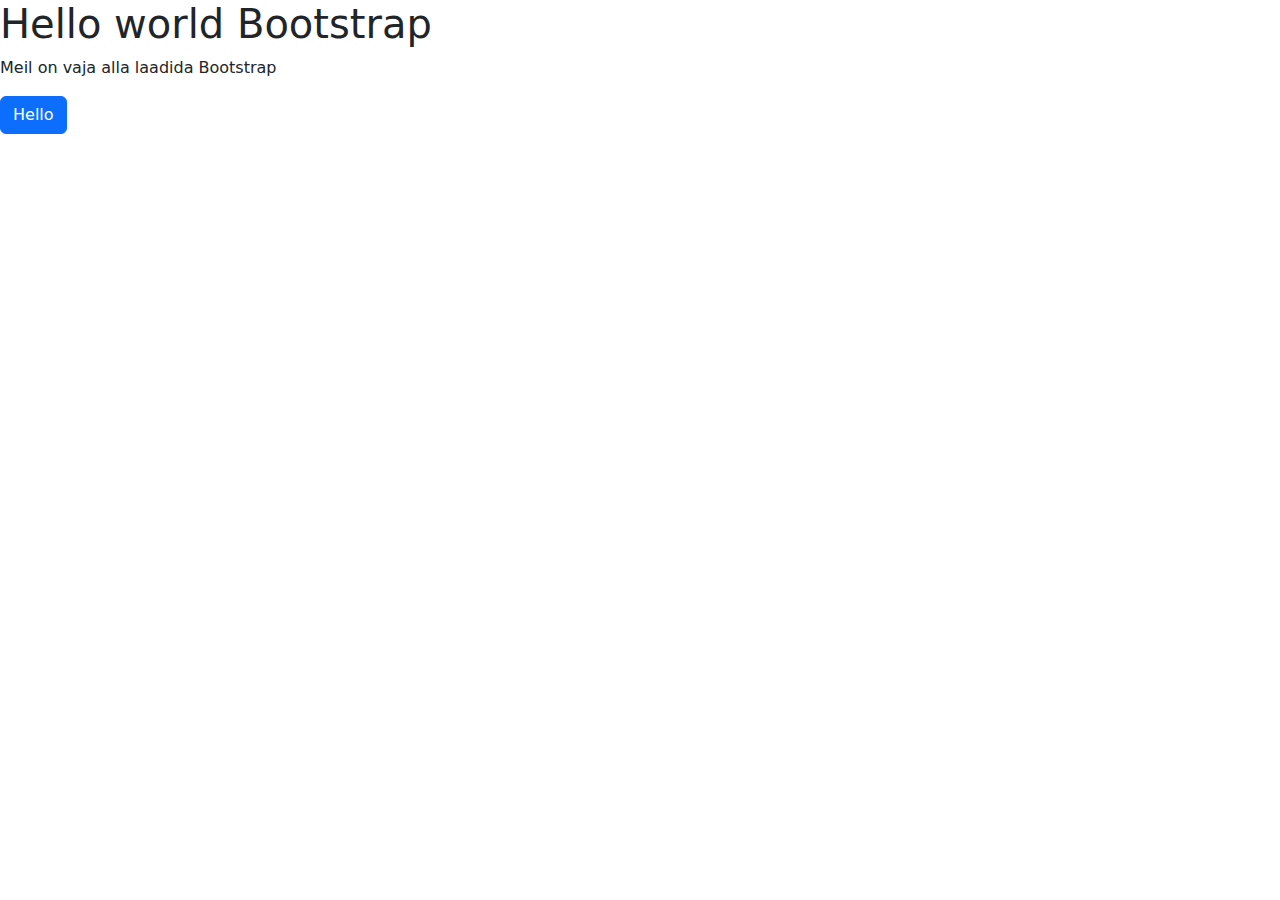
<file: Bootstrap/index.html>
<!DOCTYPE html>
<html lang="en">
<head>
    <meta charset="UTF-8">
    <meta name="viewport" content="width=device-width, initial-scale=1.0">
    <title>Document</title>
    <link rel="stylesheet" href="node_modules/bootstrap/dist/css/bootstrap.min.css">
</head>
<body>
    <h1>Hello world Bootstrap</h1>

    <p>Meil on vaja alla laadida Bootstrap</p>
    <button class="btn btn-primary">Hello</button>
</body>
</html>
</file>
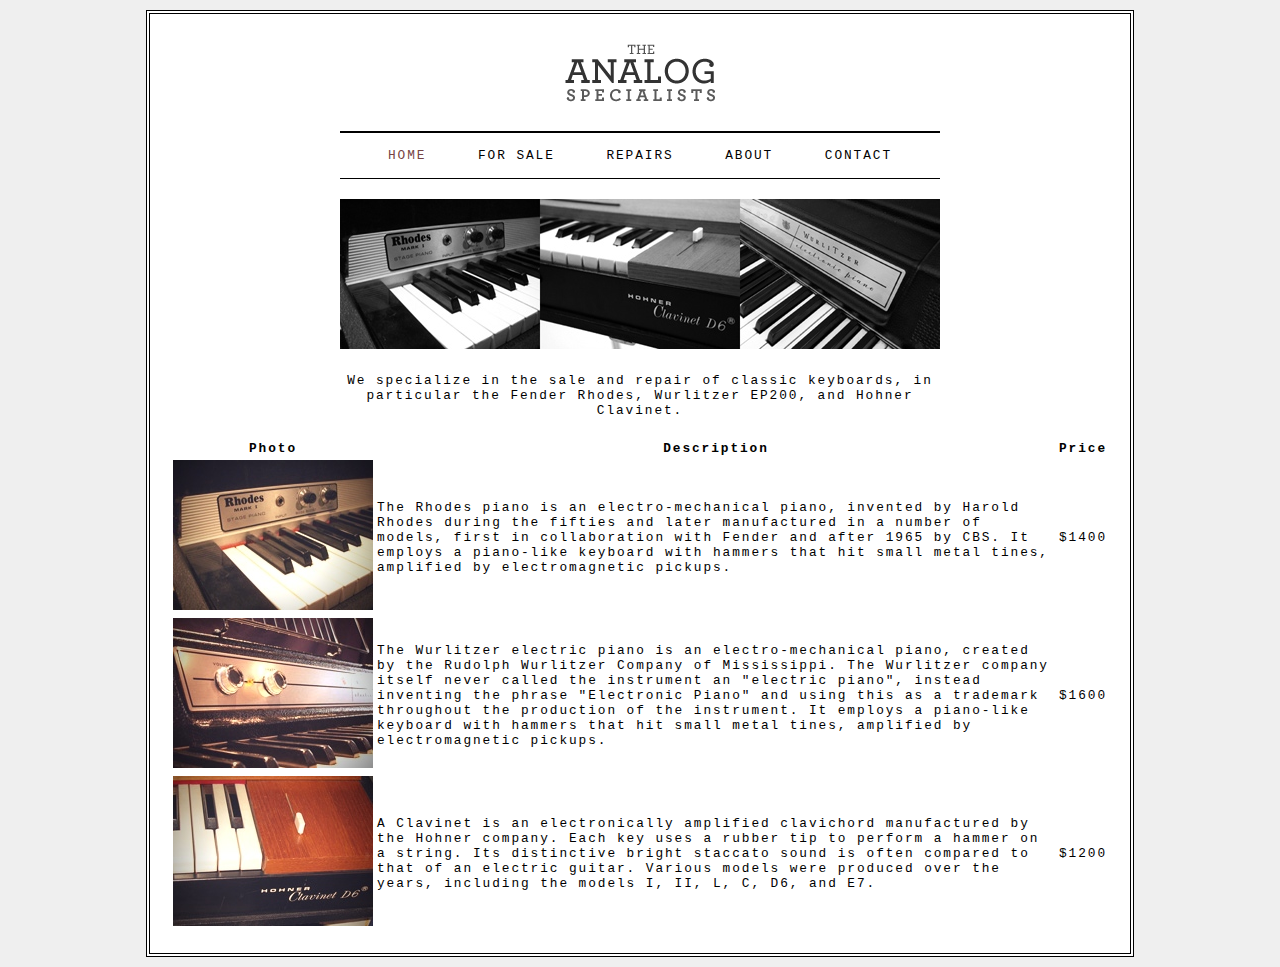
<file: HTMLandCSS/chapter2/index.html>
<!DOCTYPE html>
<html lang="en">
<head>
    <meta charset="UTF-8">
    <meta name="viewport" content="width=device-width, initial-scale=1.0">
    <title>Boxes</title>
    <style>
        body {
            font-size: 80%;
            font-family: 'Courier New', Courier, monospace;
            letter-spacing: 0.15em;
            background-color: #efefef;
        }
        #page {
            max-width: 940px;
            min-width: 720px;
            margin: 10px auto 10px auto;
            padding: 20px;
            border: 4px double #000;
            background-color: #ffffff;
        }
        #logo {
            width: 150px;
            margin: 10px auto 25px auto;
        }
        ul {
            width: 570px;
            padding: 15px;
            margin: 0px auto 0px auto;
            border-top: 2px solid #000;
            border-bottom: 1px solid #000;
            text-align: center;
        }
        li {
            display: inline;
            margin: 0px 3px;
        }
        p {
            text-align: center;
            width: 600px;
            margin: 20px auto 20px auto;
            font-weight: normal;
        }
        a {
            color: #000000;
            text-transform: uppercase;
            text-decoration: none;
            padding: 6px 18px 5px 18px;
        }
        a:hover, a.on {
            color: #764343;
            background-color: #ffffff;
        }
    </style>
</head>
<body>
    <div id="page">
        <div id="logo">
            <img src="images/logo.gif" alt="The Analog Specialists">
        </div>
        <ul id="navigation">
            <li><a href="#" class="on">Home</a></li>
            <li><a href="#">For Sale</a></li>
            <li><a href="#">Repairs</a></li>
            <li><a href="#">About</a></li>
            <li><a href="#">Contact</a></li>
        </ul>
        <p>
            <img src="images/keys.jpg" alt="Fender Rhodes, Hohner Clavinet and Wurlitzer EP200">
        </p>
        <p>
            We specialize in the sale and repair of classic keyboards,
            in particular the Fender Rhodes, Wurlitzer EP200,
            and Hohner Clavinet.
        </p>
        <table>
            <tr>
                <th>Photo</th>
                <th>Description</th>
                <th>Price</th>
            </tr>
            <tr>
                <td><img src="images/rhodes.jpg" width="200" height="150" alt="Fender Rhodes" /></td>
                <td class="description">The Rhodes piano is an electro-mechanical piano, invented by Harold Rhodes during the fifties and later manufactured in a number of models, first in collaboration with Fender and after 1965 by CBS. It employs a piano-like keyboard with hammers that hit small metal tines, amplified by electromagnetic pickups.</td>
                <td>$1400</td>
            </tr>
            <tr>
                <td><img src="images/wurlitzer.jpg" width="200" height="150" alt="Wurlitzer EP200" /></td>
                <td class="description">The Wurlitzer electric piano is an electro-mechanical piano, created by the Rudolph Wurlitzer Company of Mississippi. The Wurlitzer company itself never called the instrument an "electric piano", instead inventing the phrase "Electronic Piano" and using this as a trademark throughout the production of the instrument. It employs a piano-like keyboard with hammers that hit small metal tines, amplified by electromagnetic pickups.</td>
                <td>$1600</td>
            </tr>
            <tr>
                <td><img src="images/clavinet.jpg" width="200" height="150" alt="Hohner Clavinet D6" /></td>
                <td class="description">A Clavinet is an electronically amplified clavichord manufactured by the Hohner company. Each key uses a rubber tip to perform a hammer on a string. Its distinctive bright staccato sound is often compared to that of an electric guitar. Various models were produced over the years, including the models I, II, L, C, D6, and E7.</td>
                <td>$1200</td>
            </tr>
        </table>
    </div>
</body>
</html>
</file>
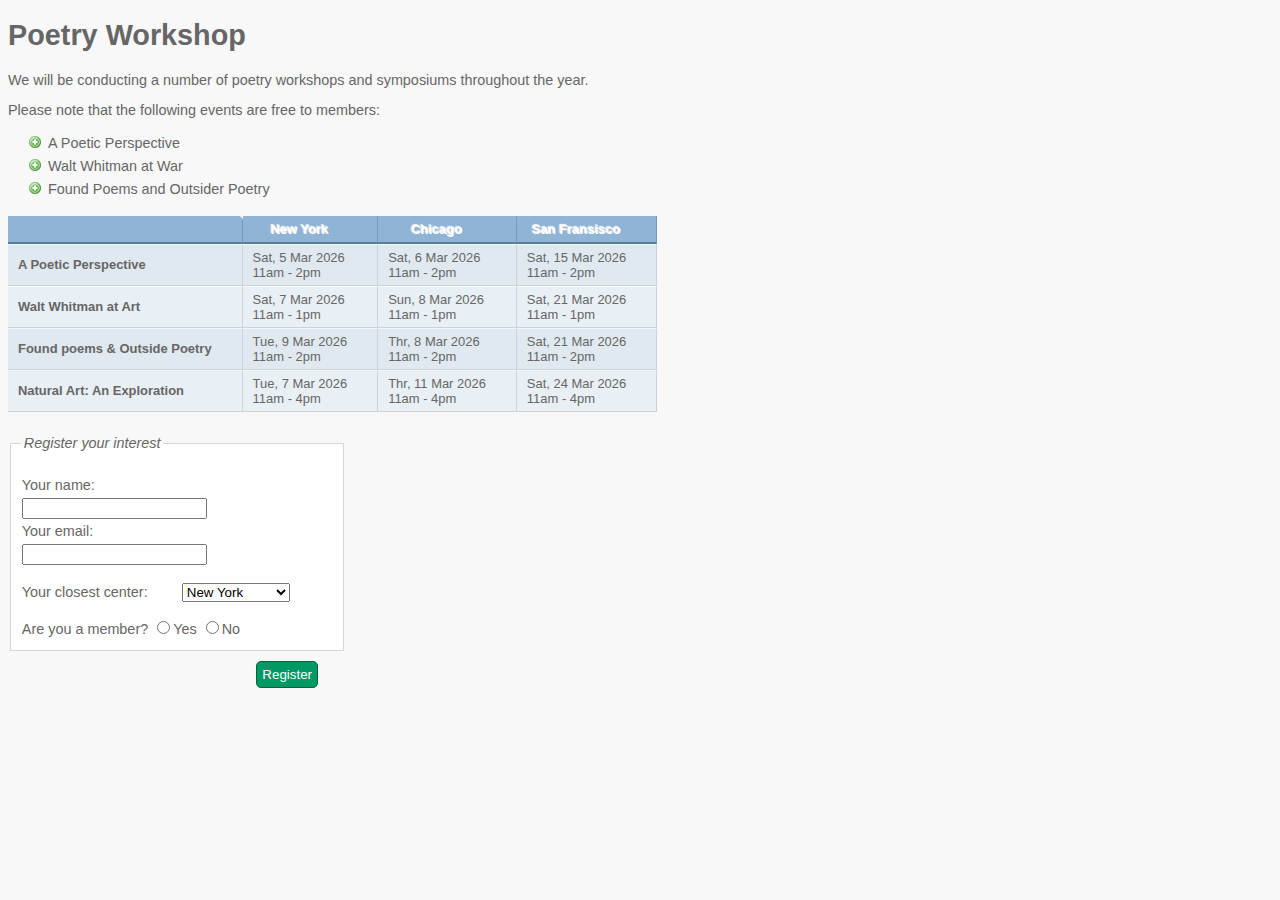
<file: HTMLandCSS/chapter3/index.html>
<!DOCTYPE html>
<html lang="en">
<head>
    <meta charset="UTF-8">
    <meta name="viewport" content="width=device-width, initial-scale=1.0">
    <title>List, Tables and Forms</title>
    <link rel="stylesheet" href="css/example.css">
</head>
<body>
    <h1>Poetry Workshop</h1>
    <p>
        We will be conducting a number of poetry workshops
        and symposiums throughout the year.
    </p>
    <p>
        Please note that the following events are free to members:
    </p>
    <ul>
        <li>A Poetic Perspective</li>
        <li>Walt Whitman at War</li>
        <li>Found Poems and Outsider Poetry</li>
    </ul>
    <table>
        <tr class="head">
            <th></th>
            <th>New York</th>
            <th>Chicago</th>
            <th>San Fransisco</th>
        </tr>
        <tr>
            <th>A Poetic Perspective</th>
            <td>Sat, 5 Mar 2026 <br>11am - 2pm</td>
            <td>Sat, 6 Mar 2026 <br>11am - 2pm</td>
            <td>Sat, 15 Mar 2026 <br>11am - 2pm</td>
        </tr>
        <tr class="even">
            <th>Walt Whitman at Art</th>
            <td>Sat, 7 Mar 2026 <br>11am - 1pm</td>
            <td>Sun, 8 Mar 2026 <br>11am - 1pm</td>
            <td>Sat, 21 Mar 2026 <br>11am - 1pm</td>
        </tr>
        <tr>
            <th>Found poems &amp; Outside Poetry</th>
            <td>Tue, 9 Mar 2026 <br>11am - 2pm</td>
            <td>Thr, 8 Mar 2026 <br>11am - 2pm</td>
            <td>Sat, 21 Mar 2026 <br>11am - 2pm</td>
        </tr>
        <tr class="even">
            <th>Natural Art: An Exploration</th>
            <td>Tue, 7 Mar 2026 <br>11am - 4pm</td>
            <td>Thr, 11 Mar 2026 <br>11am - 4pm</td>
            <td>Sat, 24 Mar 2026 <br>11am - 4pm</td>
        </tr>
    </table>
    <form action="" method="post">
        <fieldset>
            <legend>Register your interest</legend>
            <p>
                <label for="name" class="title">Your name:</label>
                <input type="text" name="name" id="name"><br>
                <label for="email" class="title">Your email:</label>
                <input type="text" name="email" id="email"><br>
            </p>
            <p>
                <label for="location" class="title">Your closest center:</label>
                <select name="location" id="location">
                    <option value="ny">New York</option>
                    <option value="il">Chicago</option>
                    <option value="ca">San Fransisco</option>
                </select>
            </p>
            <span>Are you a member?</span>
            <label> <input type="radio" name="member" value="yes" />Yes</label>
            <label> <input type="radio" name="member" value="no" />No</label>
        </fieldset>
        <div class="submit"><input type="submit" value="Register"></div>
    </form>
</body>
</html>
</file>
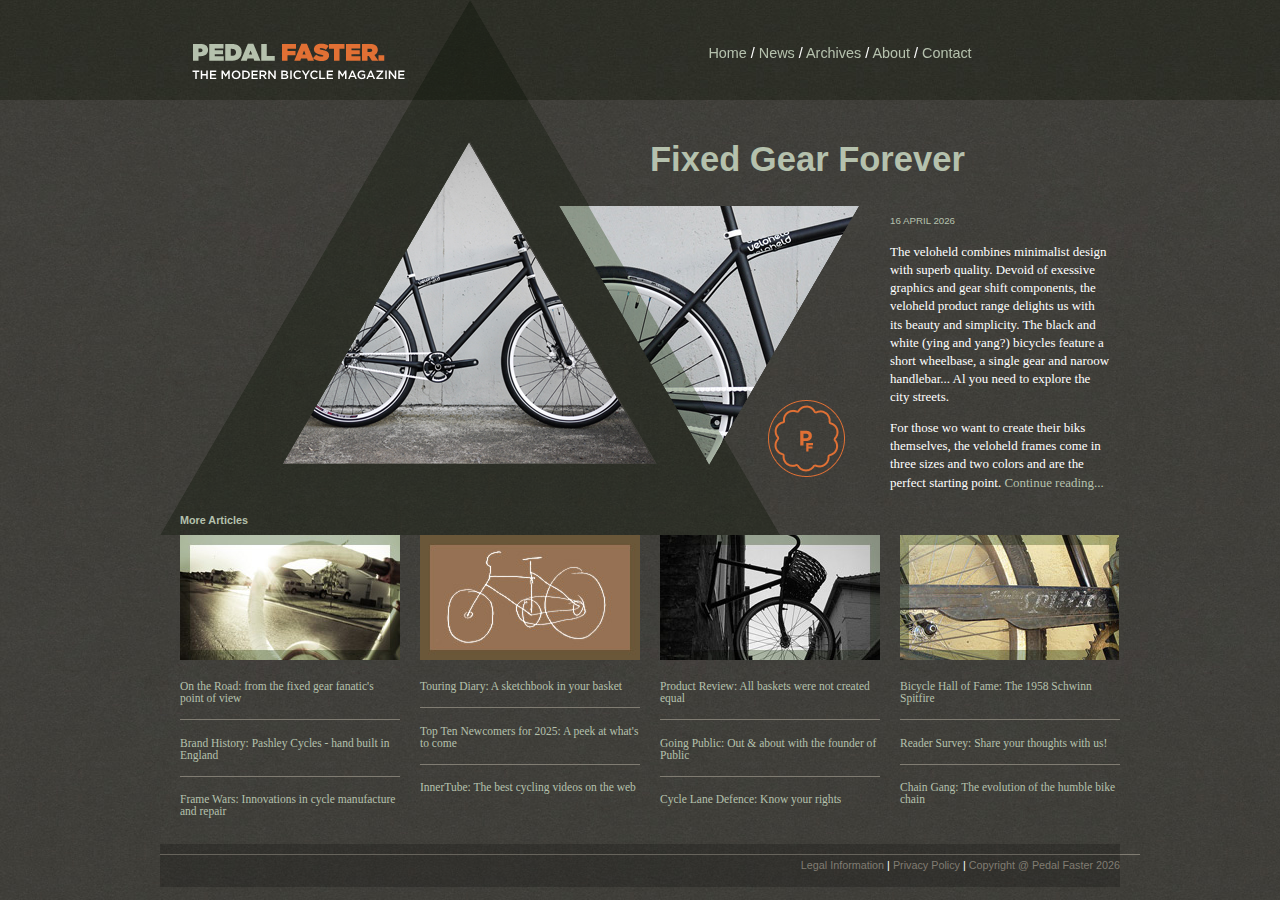
<file: HTMLandCSS/chapter4/index.html>
<!DOCTYPE html>
<html lang="en">
<head>
    <meta charset="UTF-8">
    <meta name="viewport" content="width=device-width, initial-scale=1.0">
    <title>Document</title>
    <link rel="stylesheet" href="css/style.css">
</head>
<body>
    <div class="header">
        <div class="container_12">
            <div class="grid_5">
                <img src="images/logo.png" alt="Pedal Faster - The modern bicycle magazine" width="216" height="37" class="logo"/>
                <img src="images/header-triangle.png" alt="" width="116" height="100">
            </div>
            <div class="nav grid_7">
                <a href="">Home</a> / <a href="">News</a> / <a href="">Archives</a> / <a href="">About</a> / <a href="">Contact</a>
            </div>
        </div>
    </div>

    <div class="wrapper">
        <div class="main-story container_12">
            <div class="grid_6 push_6">
                <h1><a href="">Fixed Gear Forever</a></h1>
            </div>
        <div>   
            <div class="intro grid_3 push_9">
                <p class="date">16 APRIL 2026</p>
                <p>
                    The veloheld combines minimalist design with superb 
                    quality. Devoid of exessive graphics and gear shift
                    components, the veloheld product range delights us
                    with its beauty and simplicity. The black and white
                    (ying and yang?) bicycles feature a short wheelbase,
                    a single gear and naroow handlebar... Al you need to
                    explore the city streets.
                </p>
                <p>
                    For those wo want to create their biks themselves,
                    the veloheld frames come in three sizes and two
                    colors and are the perfect starting point.
                    <a href="">Continue reading...</a>
                </p>
            </div>
        </div>
        <div class="more-articles container_12">
            <h2 class="grid_12"><a href="">More Articles</a></h2>
            <div class="grid_3">
                <img src="images/more1.jpg" alt="The road ahead" width="220" height="125" />
                <p><a href="">On the Road: from the fixed gear fanatic's point of view</a></p>
                <p><a href="">Brand History: Pashley Cycles - hand built in England</a></p>
                <p><a href="">Frame Wars: Innovations in cycle manufacture and repair</a></p>
            </div>
            <div class="grid_3">
                <img src="images/more2.jpg" alt="Sketchbook" width="220" height="125" />
                <p><a href="">Touring Diary: A sketchbook in your basket</a></p>
                <p><a href="">Top Ten Newcomers for 2025: A peek at what's to come</a></p>
                <p><a href="">InnerTube: The best cycling videos on the web</a></p>
            </div>
            <div class="grid_3">
                <img src="images/more3.jpg" alt="Repair shop sign" width="220" height="125" />
                <p><a href="">Product Review: All baskets were not created equal</a></p>
                <p><a href="">Going Public: Out &amp; about with the founder of Public</a></p>
                <p><a href="">Cycle Lane Defence: Know your rights</a></p>
            </div>
            <div class="grid_3">
                <img src="images/more4.jpg" alt="Schwinn Spitfire" width="220" height="125" />
                <p><a href="">Bicycle Hall of Fame: The 1958 Schwinn Spitfire</a></p>
                <p><a href="">Reader Survey: Share your thoughts with us!</a></p>
                <p><a href="">Chain Gang: The evolution of the humble bike chain</a></p>
            </div>
        </div>
    </div>
    
    <div class="footer clearfix">
        <div class="container_12">
            <p class="grid_12"><a href="">Legal Information</a> | <a href="">Privacy Policy</a> | <a href="">Copyright @ Pedal Faster 2026</a></p>
        </div>
    </div>
</body>
</html>
</file>
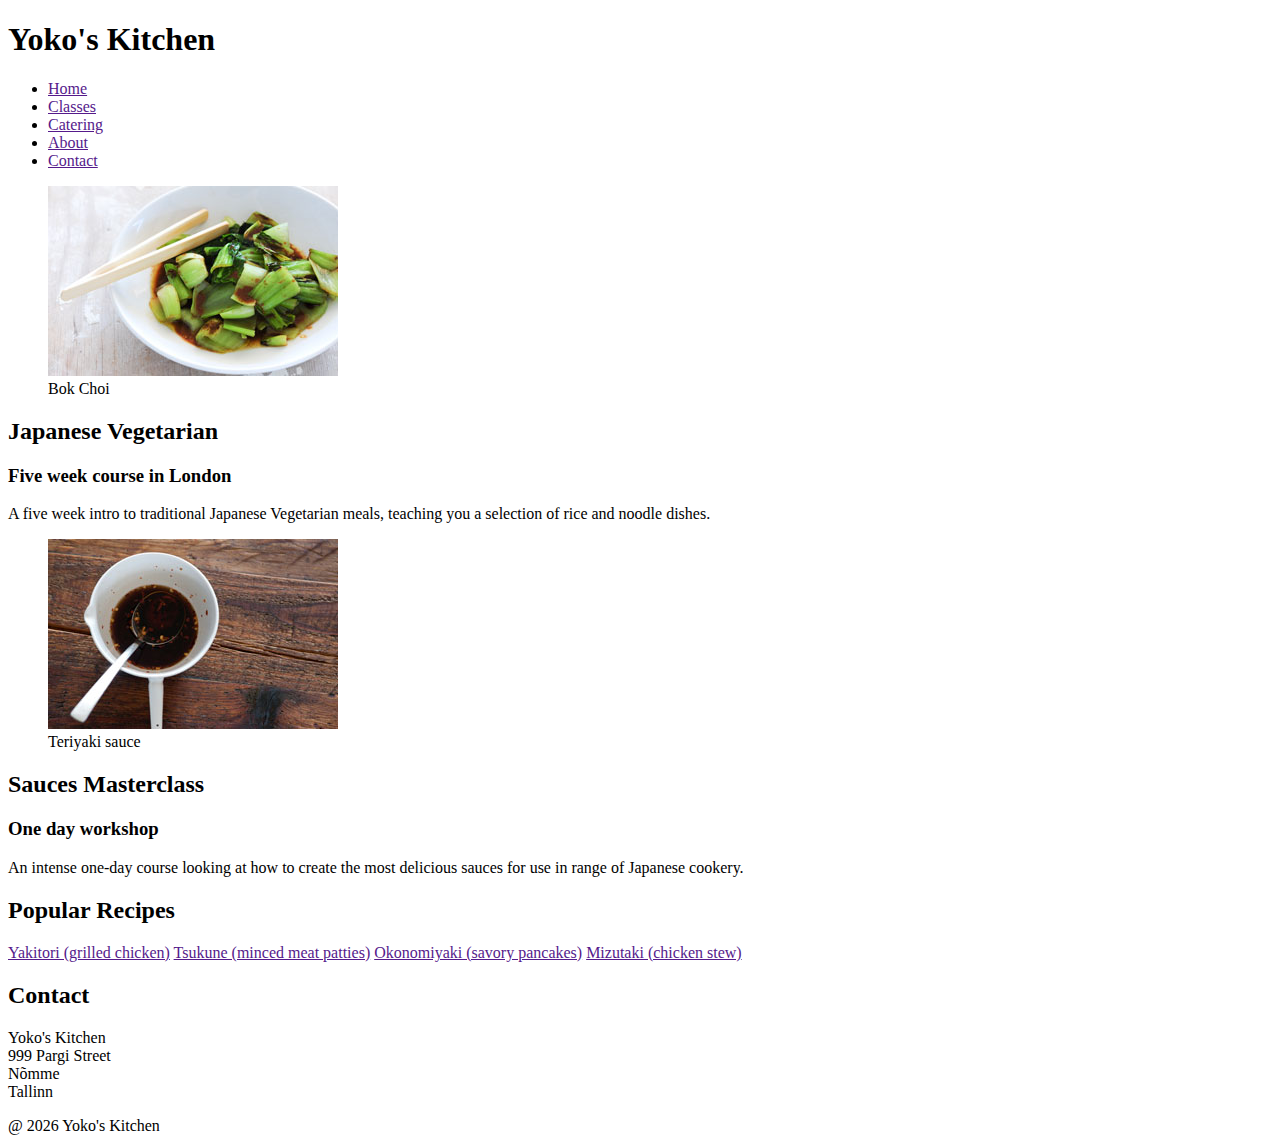
<file: HTMLandCSS/chapter5/index.html>
<!DOCTYPE html>
<html lang="en">
<head>
    <meta charset="UTF-8">
    <meta name="viewport" content="width=device-width, initial-scale=1.0">
    <title>Document</title>
</head>
<body>
    <div class="wrapper">
        <header>
            <h1>Yoko's Kitchen</h1>
            <nav>
                <ul>
                    <li><a href="" class="current">Home</a></li>
                    <li><a href="" class="current">Classes</a></li>
                    <li><a href="" class="current">Catering</a></li>
                    <li><a href="" class="current">About</a></li>
                    <li><a href="" class="current">Contact</a></li>
                </ul>
            </nav>
        </header>
        <section class="courses">
            <article>
                <figure>
                    <img src="images/bok-choi.jpg" alt="Bok Choi">
                    <figcaption>Bok Choi</figcaption>
                </figure>
                <hgroup>
                    <h2>Japanese Vegetarian</h2>
                    <h3>Five week course in London</h3>
                </hgroup>
                <p>
                    A five week intro to traditional Japanese
                    Vegetarian meals, teaching you a selection
                    of rice and noodle dishes.
                </p>
            </article>
            <article>
                <figure>
                    <img src="images/teriyaki.jpg" alt="Teriyaki sauce">
                    <figcaption>Teriyaki sauce</figcaption>
                </figure>
                <hgroup>
                    <h2>Sauces Masterclass</h2>
                    <h3>One day workshop</h3>
                </hgroup>
                <p>
                    An intense one-day course looking at how
                    to create the most delicious sauces for use
                    in range of Japanese cookery.
                </p>
            </article>
        </section>
        <aside>
            <section class="PopularRecipes">
                <h2>Popular Recipes</h2>
                <a href="">Yakitori (grilled chicken)</a>
                <a href="">Tsukune (minced meat patties)</a>
                <a href="">Okonomiyaki (savory pancakes)</a>
                <a href="">Mizutaki (chicken stew)</a>
            </section>
            <section>
                <h2>Contact</h2>
                <p>
                    Yoko's Kitchen <br>
                    999 Pargi Street <br>
                    Nõmme <br>
                    Tallinn 
                </p>
            </section>
        </aside>
        <footer>
            @ 2026 Yoko's Kitchen
        </footer>
    </div>
</body>
</html>
</file>
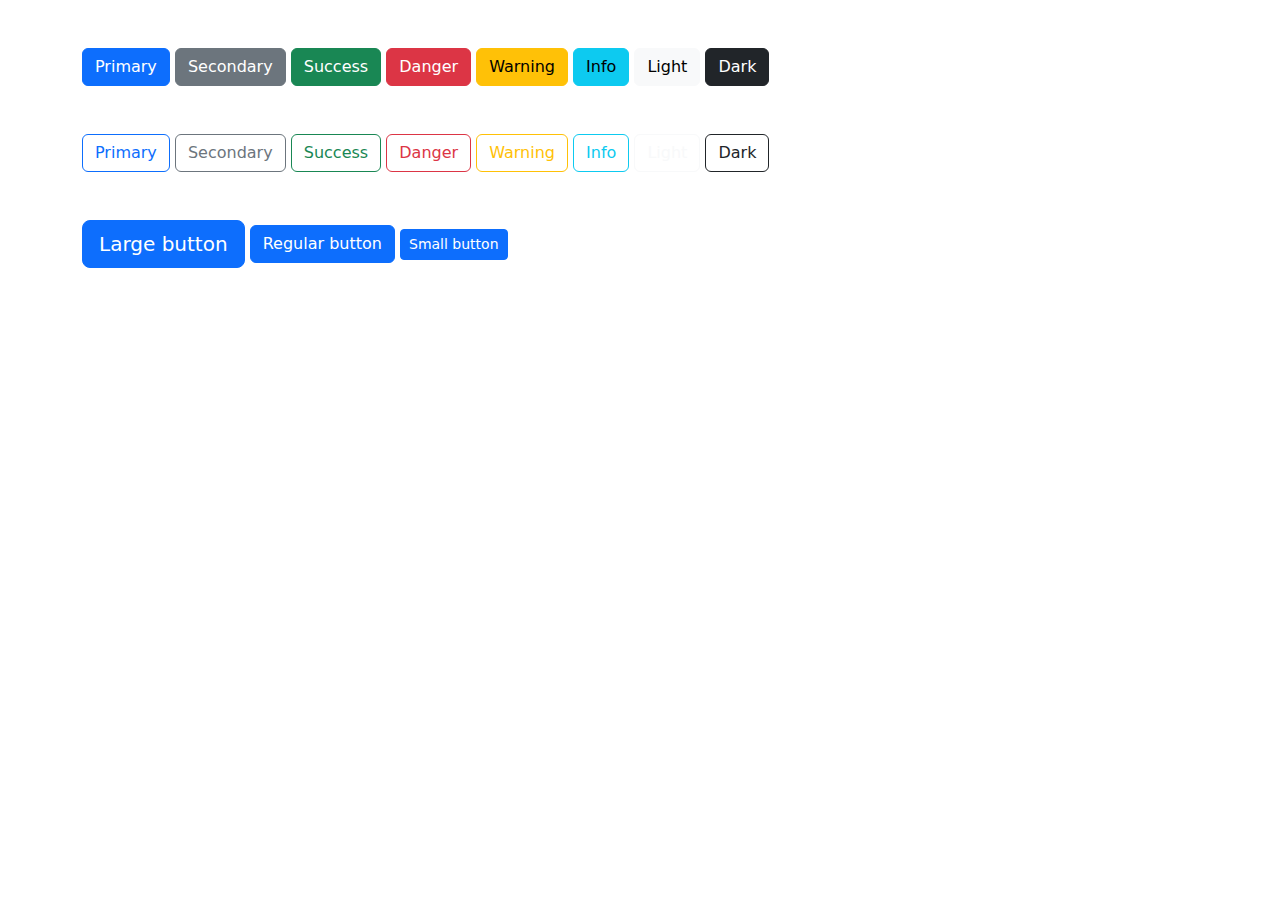
<file: Bootstrap/buttons.html>
<!DOCTYPE html>
<html lang="en">
<head>
    <meta charset="UTF-8">
    <meta name="viewport" content="width=device-width, initial-scale=1.0">
    <title>Document</title>
    <link rel="stylesheet" href="node_modules/bootstrap/dist/css/bootstrap.min.css">
    <script src="node_modules/bootstrap/dist/js/bootstrap.bundle.min.js"></script>
</head>
<body>
    <div class="container my-5">
        <button class="btn btn-primary">Primary</button>
        <button class="btn btn-secondary">Secondary</button>
        <button class="btn btn-success">Success</button>
        <button class="btn btn-danger">Danger</button>
        <button class="btn btn-warning">Warning</button>
        <button class="btn btn-info">Info</button>
        <button class="btn btn-light">Light</button>
        <button class="btn btn-dark">Dark</button>
    </div>

    <div class="container my-5">
        <button class="btn btn-outline-primary">Primary</button>
        <button class="btn btn-outline-secondary">Secondary</button>
        <button class="btn btn-outline-success">Success</button>
        <button class="btn btn-outline-danger">Danger</button>
        <button class="btn btn-outline-warning">Warning</button>
        <button class="btn btn-outline-info">Info</button>
        <button class="btn btn-outline-light">Light</button>
        <button class="btn btn-outline-dark">Dark</button>
    </div>

    <div class="container my-5">
        <button class="btn btn-primary btn-lg">Large button</button>
        <button class="btn btn-primary">Regular button</button>
        <button class="btn btn-primary btn-sm">Small button</button>
    </div>
</body>
</html>
</file>
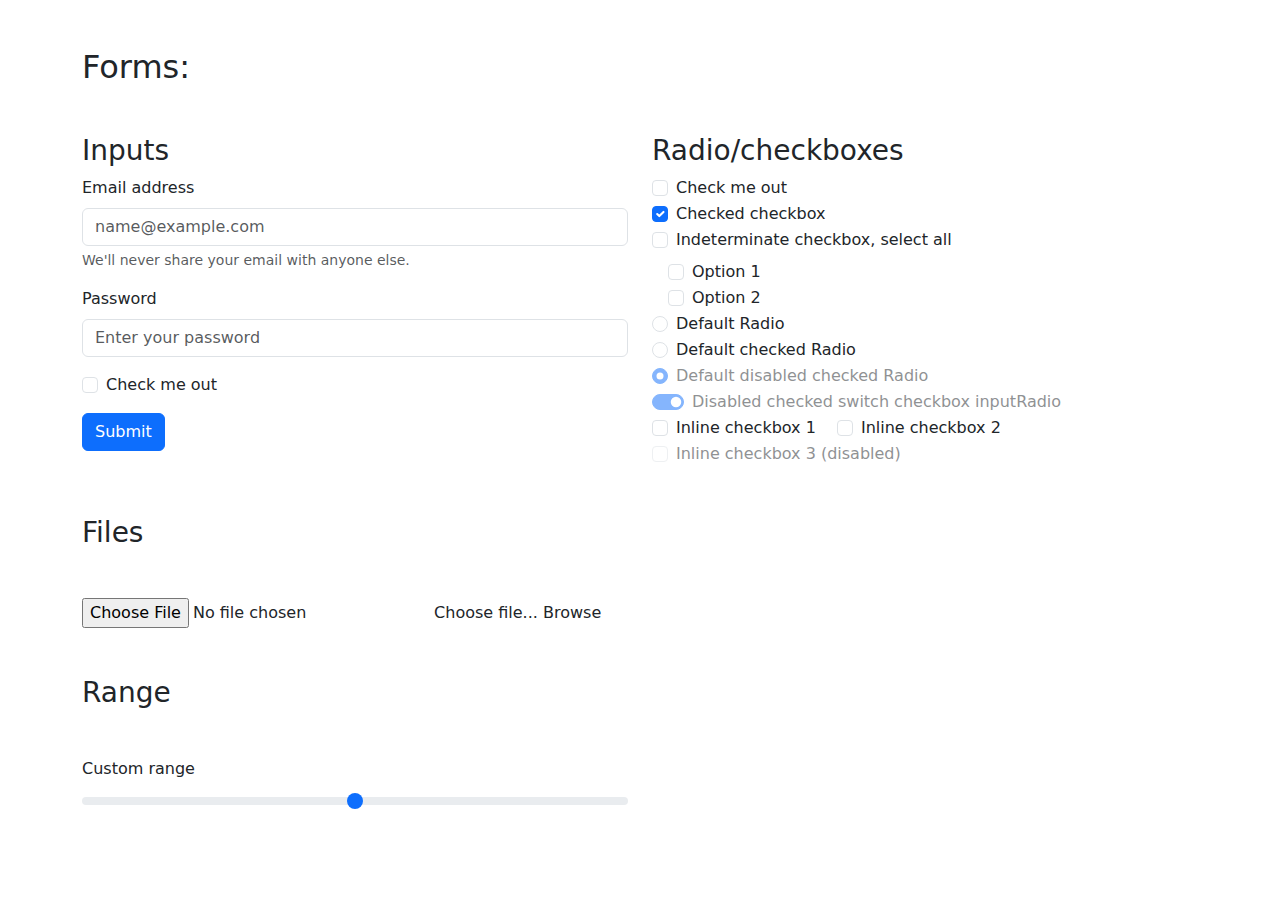
<file: Bootstrap/formExamples.html>
<!DOCTYPE html>
<html lang="en">
<head>
    <meta charset="UTF-8">
    <meta name="viewport" content="width=device-width, initial-scale=1.0">
    <title>Document</title>
    <link rel="stylesheet" href="node_modules/bootstrap/dist/css/bootstrap.min.css">
    <script src="node_modules/bootstrap/dist/js/bootstrap.bundle.min.js"></script>
</head>
<body>
    <div class="container">
        <h2 class="my-5">Forms:</h2>

        <div class="row">
            <div class="col-md-6">
                <h3>Inputs</h3>
                <form action="">
                    <div class="mb-3">
                        <label for="exampleInputEmail" class="form-label">Email address</label>
                        <input 
                            type="email"
                            class="form-control"
                            id="exampleInputEmail"
                            placeholder="name@example.com"
                        />
                        <div id="emailHelp" class="form-text">
                            We'll never share your email with anyone else.
                        </div>
                    </div>

                    <div class="mb-3">
                        <label for="exampleInputPassword" class="form-label">Password</label>
                        <input 
                            type="password"
                            class="form-control"
                            id="exampleInputPassword"
                            placeholder="Enter your password"
                        />
                    </div>

                    <div class="mb-3 form-check">
                        <input 
                            type="checkbox"
                            class="form-check-input"
                            id="exampleCheck1"
                        >
                        <label 
                            class="form-check-label"
                            for="exampleCheck1">
                            Check me out
                        </label>
                    </div>
                    <button type="submit" class="btn btn-primary">Submit</button>
                </form>
            </div>

            <div class="col-md-6">
                <h3>Radio/checkboxes</h3>

                <div class="form-check">
                    <input 
                        type="checkbox"
                        class="form-check-input"
                        id="checkbox1">
                        <label for="checkbox1" class="form-check-label">
                            Check me out
                        </label>
                </div>

                <div class="form-check">
                    <input 
                        type="checkbox"
                        class="form-check-input"
                        id="checkbox1" 
                        checked>
                        <label for="checkbox1" class="form-check-label">
                            Checked checkbox
                        </label>
                </div>

                <div class="form-check">
                    <input 
                        type="checkbox"
                        class="form-check-input"
                        id="parentCheck" 
                        >
                        <label for="parentCheck" class="form-check-label">
                            Indeterminate checkbox, select all
                        </label>
                </div>

                <div class="ms-3 mt-2">
                    <div class="form-check">
                        <input type="checkbox"
                            class="form-check-input child-check"
                            id="c1">
                            <label for="c1" class="form-check-label">
                                Option 1
                            </label>
                    </div>

                    <div class="form-check">
                        <input type="checkbox"
                            class="form-check-input child-check"
                            id="c2">
                            <label for="c2" class="form-check-label">
                                Option 2
                            </label>
                    </div>
                </div>

                <div class="form-check">
                    <input type="radio"
                        class="form-check-input"
                        name="radioDefault"
                        id="radioDefault">
                        <label for="radioDefault" class="form-check-label">
                            Default Radio
                        </label>
                </div>

                <div class="form-check">
                    <input type="radio"
                        class="form-check-input"
                        name="radioDefault"
                        id="radioDefault2"
                        checked>
                        <label for="radioDefault2" class="form-check-label">
                            Default checked Radio
                        </label>
                </div>

                <div class="form-check">
                    <input type="radio"
                        class="form-check-input"
                        name="radioDefault"
                        id="radioDefault3"
                        checked
                        disabled>
                        <label for="radioDefault3" class="form-check-label">
                            Default disabled checked Radio
                        </label>
                </div>

                <div class="form-check form-switch">
                    <input type="checkbox"
                        class="form-check-input"
                        name="flexRadioDefault"
                        id="switchRadioDefault"
                        checked
                        disabled>
                        <label for="switchRadioDefault" class="form-check-label">
                            Disabled checked switch checkbox inputRadio
                        </label>
                </div>

                <div class="form-check form-check-inline">
                    <input type="checkbox"
                        class="form-check-input"
                        name="radioDefault"
                        id="inlineDefault1"
                        value="option1">
                        <label for="inlineDefault1" class="form-check-label">
                            Inline checkbox 1
                        </label>
                </div>

                <div class="form-check form-check-inline">
                    <input type="checkbox"
                        class="form-check-input"
                        name="radioDefault"
                        id="inlineDefault2"
                        value="option2">
                        <label for="inlineDefault2" class="form-check-label">
                            Inline checkbox 2
                        </label>
                </div>

                <div class="form-check form-check-inline">
                    <input type="checkbox"
                        class="form-check-input"
                        name="radioDefault"
                        id="inlineDefault3"
                        value="option3"
                        disabled>
                        <label for="inlineDefault3" class="form-check-label">
                            Inline checkbox 3 (disabled)
                        </label>
                </div>
            </div>
        </div>
        <div class="row">
            <div class="col-md-6">
                <h3 class="my-5">Files</h3>

                <div class="form-file">
                    <input 
                        type="file"
                        class="form-file-input"
                        id="customFile">
                    <label for="customFile" class="form-file-label">
                        <span class="form-file-text">Choose file...</span>
                        <span class="form-file-button">Browse</span>
                    </label>
                </div>

                <h3 class="my-5">Range</h3>
                <label for="customRange1" class="form-label">Custom range</label>
                <input 
                    type="range"
                    class="form-range"
                    id="customRange1">
            </div>
        </div>
    </div>
</body>
</html>

<script src="indeterminate.js"></script>
</file>
<file: HTMLandCSS/chapter3/css/example.css>
body {
    font-family: Arial, Helvetica, sans-serif;
    font-size: 90%;
    color: #666666;
    background-color: #f8f8f8;
}
li {
    list-style-image: url(../images/icon-plus.png);
    line-height: 1.6em;
}
table {
    border-spacing: 0px;
}
td, th {
    padding: 5px 30px 5px 10px;
    border-spacing: 0px;
    font-size: 90%;
    margin: 0px;
}
td, th {
    text-align: left;
    background: #e0e9f0;
    border-top: 1px solid #f1f8fe;
    border-bottom: 1px solid #cbd2d8;
    border-right: 1px solid #cbd2d8;
}
tr.head th {
    color: #fff;
    background-color: #90b4d6;
    border-bottom: 2px solid #547ca0;
    border-right: 1px solid #749abe;
    border-top: 1px solid #90b4d6;
    text-align: center;
    text-shadow: -1px -1px 1px #ffffff;
}
tr.even td, tr.even th {
    background-color: #e8eff5;
}
tr.head th:first-child {
    border-top-right-radius: 5px;
}
fieldset {
    width: 310px;
    margin-top: 20px;
    border: 1px solid #d6d6d6;
    background-color: #ffffff;
    line-height: 1.6em;
}
legend {
    font-style: italic;
    color: #666666;
}
input[type="text"]:focus,
input[type="text"]:hover {
    background-color: #d0e2f0;
    border: 1px solid #999999;
}
input[type="submit"] {
    border: 1px solid #006633;
    background-color: #009966;
    color: #ffffff;
    border-radius: 5px;
    padding: 5px;
    margin-top: 10px;
}
input[type="submit"]:hover {
    border: 1px solid #006633;
    background-color: #00CC33;
    color: #ffffff;
    cursor: pointer;
}
.title {
    float: left;
    width: 160px;
    clear: left;
}
.submit {
    width: 310px;
    text-align: right;
}
</file>
<file: HTMLandCSS/chapter4/css/style.css>
@import url(960_12_col.css);
@import url(index.css);

/* Saab kahte moodi viidata css failile */
</file>
